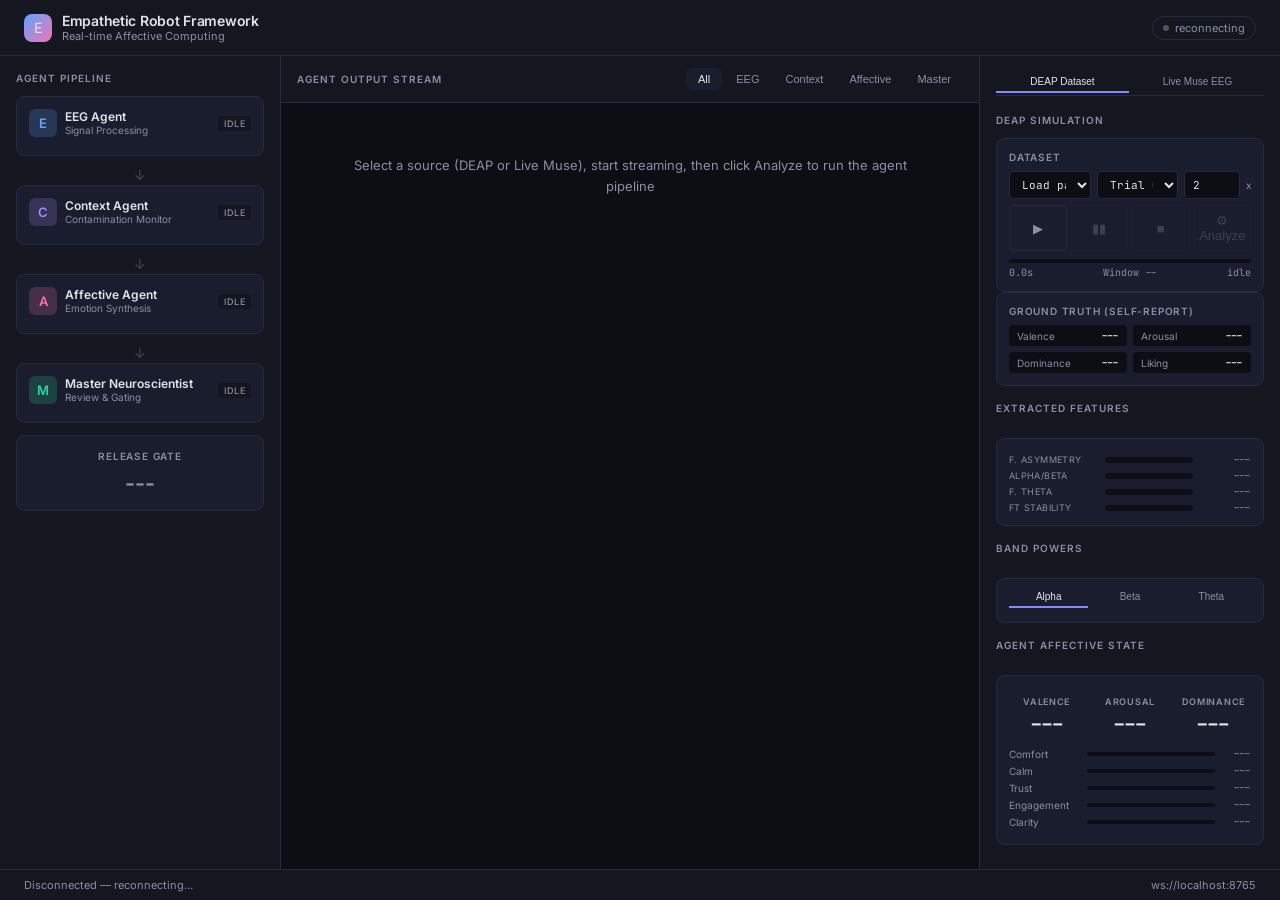
<file: agents/index.html>
<!DOCTYPE html>
<html lang="en">
<head>
  <meta charset="UTF-8" />
  <meta name="viewport" content="width=device-width, initial-scale=1.0" />
  <title>Empathetic Robot</title>
  <style>
    @import url('https://fonts.googleapis.com/css2?family=Inter:wght@300;400;500;600&family=JetBrains+Mono:wght@400;500&display=swap');

    * { box-sizing: border-box; margin: 0; padding: 0; }

    :root {
      --bg: #0c0e14;
      --surface: #141620;
      --surface-2: #1a1d2e;
      --border: #262a3d;
      --text: #e2e4ec;
      --text-dim: #8b8fa4;
      --eeg: #60a5fa;
      --context: #a78bfa;
      --affective: #f472b6;
      --master: #34d399;
      --gate-open: #34d399;
      --gate-closed: #ef4444;
      --warning: #f59e0b;
      --accent: #818cf8;
    }

    body {
      background: var(--bg);
      color: var(--text);
      font-family: 'Inter', sans-serif;
      height: 100vh;
      overflow: hidden;
    }

    /* ═══ LAYOUT ═══ */
    .app {
      display: grid;
      grid-template-rows: auto 1fr auto;
      height: 100vh;
    }

    /* ═══ HEADER ═══ */
    header {
      display: flex;
      align-items: center;
      justify-content: space-between;
      padding: 12px 24px;
      border-bottom: 1px solid var(--border);
      background: var(--surface);
    }

    .logo {
      display: flex;
      align-items: center;
      gap: 10px;
    }

    .logo-icon {
      width: 28px; height: 28px;
      border-radius: 8px;
      background: linear-gradient(135deg, var(--eeg), var(--affective));
      display: flex; align-items: center; justify-content: center;
      font-size: 14px;
    }

    .logo-text {
      font-weight: 600;
      font-size: 14px;
      letter-spacing: -0.02em;
    }

    .logo-sub {
      font-size: 11px;
      color: var(--text-dim);
      font-weight: 400;
    }

    .header-status {
      display: flex;
      align-items: center;
      gap: 16px;
    }

    .conn-badge {
      display: flex;
      align-items: center;
      gap: 6px;
      font-size: 11px;
      color: var(--text-dim);
      padding: 4px 10px;
      border: 1px solid var(--border);
      border-radius: 12px;
    }

    .conn-dot {
      width: 6px; height: 6px;
      border-radius: 50%;
      background: #555;
      transition: background 0.3s;
    }

    .conn-dot.connected { background: var(--gate-open); }
    .conn-dot.error { background: var(--gate-closed); }

    .phase-badge {
      font-size: 11px;
      font-weight: 500;
      letter-spacing: 0.04em;
      padding: 4px 12px;
      border-radius: 12px;
      background: var(--surface-2);
      border: 1px solid var(--border);
      color: var(--accent);
      opacity: 0;
      transition: opacity 0.3s;
    }

    .phase-badge.visible { opacity: 1; }

    /* ═══ MAIN CONTENT ═══ */
    .main {
      display: grid;
      grid-template-columns: 280px 1fr 300px;
      gap: 1px;
      background: var(--border);
      overflow: hidden;
    }

    /* ═══ LEFT: AGENT PIPELINE ═══ */
    .pipeline-panel {
      background: var(--surface);
      padding: 16px;
      overflow-y: auto;
    }

    .panel-title {
      font-size: 10px;
      font-weight: 600;
      letter-spacing: 0.1em;
      text-transform: uppercase;
      color: var(--text-dim);
      margin-bottom: 12px;
    }

    .agent-card {
      background: var(--surface-2);
      border: 1px solid var(--border);
      border-radius: 8px;
      padding: 12px;
      margin-bottom: 8px;
      transition: border-color 0.3s, box-shadow 0.3s;
      cursor: pointer;
    }

    .agent-card.active {
      border-color: var(--accent);
      box-shadow: 0 0 12px rgba(129,140,248,0.1);
    }

    .agent-card.done {
      border-color: var(--gate-open);
    }

    .agent-header {
      display: flex;
      align-items: center;
      gap: 8px;
      margin-bottom: 6px;
    }

    .agent-icon {
      width: 28px; height: 28px;
      border-radius: 6px;
      display: flex;
      align-items: center;
      justify-content: center;
      font-size: 13px;
      font-weight: 600;
      color: #fff;
      flex-shrink: 0;
    }

    .agent-icon.eeg { background: rgba(96,165,250,0.2); color: var(--eeg); }
    .agent-icon.context { background: rgba(167,139,250,0.2); color: var(--context); }
    .agent-icon.affective { background: rgba(244,114,182,0.2); color: var(--affective); }
    .agent-icon.master { background: rgba(52,211,153,0.2); color: var(--master); }

    .agent-info { flex: 1; min-width: 0; }

    .agent-name {
      font-size: 12px;
      font-weight: 600;
      line-height: 1.2;
    }

    .agent-role {
      font-size: 10px;
      color: var(--text-dim);
    }

    .agent-status {
      font-size: 9px;
      font-weight: 500;
      padding: 2px 6px;
      border-radius: 4px;
      letter-spacing: 0.05em;
      text-transform: uppercase;
    }

    .agent-status.idle { background: var(--surface); color: var(--text-dim); }
    .agent-status.thinking { background: rgba(245,158,11,0.15); color: var(--warning); }
    .agent-status.speaking { background: rgba(129,140,248,0.15); color: var(--accent); }
    .agent-status.done { background: rgba(52,211,153,0.15); color: var(--gate-open); }

    .pipeline-arrow {
      text-align: center;
      color: var(--text-dim);
      font-size: 14px;
      padding: 2px 0;
      opacity: 0.4;
    }

    /* Release Gate */
    .gate-card {
      background: var(--surface-2);
      border: 1px solid var(--border);
      border-radius: 8px;
      padding: 14px;
      margin-top: 12px;
      text-align: center;
    }

    .gate-label {
      font-size: 10px;
      font-weight: 600;
      letter-spacing: 0.08em;
      text-transform: uppercase;
      color: var(--text-dim);
      margin-bottom: 8px;
    }

    .gate-value {
      font-size: 22px;
      font-weight: 600;
    }

    .gate-value.open { color: var(--gate-open); }
    .gate-value.closed { color: var(--gate-closed); }
    .gate-value.pending { color: var(--text-dim); }

    /* ═══ CENTER: AGENT OUTPUT STREAM ═══ */
    .output-panel {
      background: var(--bg);
      display: flex;
      flex-direction: column;
      overflow: hidden;
    }

    .output-header {
      padding: 12px 16px;
      border-bottom: 1px solid var(--border);
      display: flex;
      align-items: center;
      justify-content: space-between;
      background: var(--surface);
    }

    .output-tabs {
      display: flex;
      gap: 2px;
    }

    .output-tab {
      padding: 5px 12px;
      font-size: 11px;
      font-weight: 500;
      border-radius: 6px;
      cursor: pointer;
      color: var(--text-dim);
      border: none;
      background: none;
      transition: all 0.2s;
    }

    .output-tab:hover { color: var(--text); background: var(--surface-2); }
    .output-tab.active { color: var(--text); background: var(--surface-2); }

    .output-stream {
      flex: 1;
      overflow-y: auto;
      padding: 12px 16px;
      font-family: 'JetBrains Mono', monospace;
      font-size: 12px;
      line-height: 1.6;
    }

    .output-stream::-webkit-scrollbar { width: 6px; }
    .output-stream::-webkit-scrollbar-track { background: transparent; }
    .output-stream::-webkit-scrollbar-thumb { background: var(--border); border-radius: 3px; }

    .stream-entry {
      margin-bottom: 12px;
      padding: 10px 12px;
      border-radius: 6px;
      background: var(--surface);
      border-left: 3px solid var(--border);
      animation: slideIn 0.3s ease;
    }

    @keyframes slideIn {
      from { opacity: 0; transform: translateY(8px); }
      to { opacity: 1; transform: translateY(0); }
    }

    .stream-entry.eeg { border-left-color: var(--eeg); }
    .stream-entry.context { border-left-color: var(--context); }
    .stream-entry.affective { border-left-color: var(--affective); }
    .stream-entry.master { border-left-color: var(--master); }

    .stream-agent-label {
      font-size: 10px;
      font-weight: 600;
      letter-spacing: 0.06em;
      margin-bottom: 6px;
    }

    .stream-agent-label.eeg { color: var(--eeg); }
    .stream-agent-label.context { color: var(--context); }
    .stream-agent-label.affective { color: var(--affective); }
    .stream-agent-label.master { color: var(--master); }

    .stream-content {
      color: var(--text-dim);
      white-space: pre-wrap;
      word-break: break-word;
      max-height: 200px;
      overflow-y: auto;
    }

    /* ═══ RIGHT: INPUT & STATE ═══ */
    .input-panel {
      background: var(--surface);
      padding: 16px;
      display: flex;
      flex-direction: column;
      gap: 12px;
      overflow-y: auto;
    }

    .input-section {
      background: var(--surface-2);
      border: 1px solid var(--border);
      border-radius: 8px;
      padding: 12px;
    }

    .input-section label {
      display: block;
      font-size: 10px;
      font-weight: 600;
      letter-spacing: 0.08em;
      text-transform: uppercase;
      color: var(--text-dim);
      margin-bottom: 8px;
    }

    textarea {
      width: 100%;
      background: var(--bg);
      border: 1px solid var(--border);
      border-radius: 6px;
      color: var(--text);
      font-family: 'JetBrains Mono', monospace;
      font-size: 11px;
      padding: 8px 10px;
      resize: vertical;
      line-height: 1.5;
    }

    textarea:focus {
      outline: none;
      border-color: var(--accent);
    }

    .btn {
      width: 100%;
      padding: 10px;
      border: 1px solid var(--accent);
      background: rgba(129,140,248,0.1);
      color: var(--accent);
      font-family: 'Inter', sans-serif;
      font-size: 12px;
      font-weight: 600;
      border-radius: 6px;
      cursor: pointer;
      transition: all 0.2s;
    }

    .btn:hover {
      background: rgba(129,140,248,0.2);
    }

    .btn:disabled {
      opacity: 0.4;
      cursor: not-allowed;
    }

    .btn.secondary {
      border-color: var(--border);
      background: var(--surface-2);
      color: var(--text-dim);
    }

    /* Affective State Summary */
    .state-card {
      background: var(--surface-2);
      border: 1px solid var(--border);
      border-radius: 8px;
      padding: 12px;
    }

    .vad-grid {
      display: grid;
      grid-template-columns: 1fr 1fr 1fr;
      gap: 8px;
      margin-top: 8px;
    }

    .vad-item {
      text-align: center;
    }

    .vad-label {
      font-size: 9px;
      font-weight: 600;
      text-transform: uppercase;
      letter-spacing: 0.08em;
      color: var(--text-dim);
      margin-bottom: 4px;
    }

    .vad-value {
      font-size: 20px;
      font-weight: 600;
      font-family: 'JetBrains Mono', monospace;
    }

    .relational-bars {
      margin-top: 10px;
    }

    .rel-bar {
      display: flex;
      align-items: center;
      gap: 8px;
      margin-bottom: 4px;
    }

    .rel-label {
      font-size: 10px;
      color: var(--text-dim);
      min-width: 70px;
    }

    .rel-track {
      flex: 1;
      height: 4px;
      background: var(--bg);
      border-radius: 2px;
      overflow: hidden;
    }

    .rel-fill {
      height: 100%;
      border-radius: 2px;
      background: var(--accent);
      transition: width 0.5s ease;
    }

    .rel-num {
      font-size: 10px;
      font-family: 'JetBrains Mono', monospace;
      color: var(--text-dim);
      min-width: 28px;
      text-align: right;
    }

    /* ═══ FOOTER ═══ */
    footer {
      padding: 8px 24px;
      border-top: 1px solid var(--border);
      background: var(--surface);
      display: flex;
      align-items: center;
      justify-content: space-between;
      font-size: 11px;
      color: var(--text-dim);
    }

    @keyframes pulse {
      0%, 100% { opacity: 0.4; }
      50% { opacity: 1; }
    }

    .processing { animation: pulse 1.2s ease infinite; }

    /* ═══ DEAP SIMULATION ═══ */
    .deap-controls {
      display: flex;
      gap: 6px;
      flex-wrap: wrap;
    }

    .deap-controls select, .deap-controls input {
      background: var(--bg);
      border: 1px solid var(--border);
      border-radius: 4px;
      color: var(--text);
      font-family: 'JetBrains Mono', monospace;
      font-size: 11px;
      padding: 5px 8px;
    }

    .deap-controls select { flex: 1; min-width: 70px; }
    .deap-controls input[type="number"] { width: 56px; }
    .deap-controls select:focus, .deap-controls input:focus { outline: none; border-color: var(--accent); }

    .deap-transport {
      display: flex;
      gap: 4px;
      margin-top: 6px;
    }

    .deap-transport button {
      flex: 1;
      padding: 7px 4px;
      border: 1px solid var(--border);
      border-radius: 4px;
      background: var(--surface-2);
      color: var(--text-dim);
      font-size: 13px;
      cursor: pointer;
      transition: all 0.15s;
    }

    .deap-transport button:hover { border-color: var(--accent); color: var(--text); }
    .deap-transport button.active { border-color: var(--gate-open); color: var(--gate-open); background: rgba(52,211,153,0.1); }
    .deap-transport button:disabled { opacity: 0.3; cursor: not-allowed; }

    .deap-progress {
      margin-top: 8px;
    }

    .deap-progress-track {
      width: 100%;
      height: 4px;
      background: var(--bg);
      border-radius: 2px;
      overflow: hidden;
    }

    .deap-progress-fill {
      height: 100%;
      background: var(--eeg);
      border-radius: 2px;
      transition: width 0.3s;
      width: 0%;
    }

    .deap-progress-info {
      display: flex;
      justify-content: space-between;
      font-size: 10px;
      color: var(--text-dim);
      margin-top: 3px;
      font-family: 'JetBrains Mono', monospace;
    }

    .ground-truth {
      display: grid;
      grid-template-columns: 1fr 1fr;
      gap: 6px;
      margin-top: 8px;
    }

    .gt-item {
      display: flex;
      justify-content: space-between;
      align-items: center;
      padding: 4px 8px;
      background: var(--bg);
      border-radius: 4px;
      font-size: 10px;
    }

    .gt-label { color: var(--text-dim); }
    .gt-val { font-family: 'JetBrains Mono', monospace; font-weight: 600; }

    /* Feature bars */
    .feature-bars { margin-top: 6px; }

    .feat-bar {
      display: flex;
      align-items: center;
      gap: 6px;
      margin-bottom: 3px;
    }

    .feat-label {
      font-size: 9px;
      color: var(--text-dim);
      min-width: 90px;
      text-transform: uppercase;
      letter-spacing: 0.04em;
    }

    .feat-track {
      flex: 1;
      height: 6px;
      background: var(--bg);
      border-radius: 3px;
      overflow: hidden;
      position: relative;
    }

    .feat-fill {
      position: absolute;
      top: 0;
      height: 100%;
      border-radius: 3px;
      transition: width 0.4s, left 0.4s;
    }

    .feat-num {
      font-size: 10px;
      font-family: 'JetBrains Mono', monospace;
      color: var(--text-dim);
      min-width: 52px;
      text-align: right;
    }

    /* Band power mini chart */
    .band-grid {
      display: grid;
      grid-template-columns: repeat(4, 1fr);
      gap: 4px;
      margin-top: 6px;
      max-height: 120px;
      overflow-y: auto;
    }

    .band-cell {
      text-align: center;
      padding: 3px 2px;
      background: var(--bg);
      border-radius: 3px;
      font-size: 9px;
    }

    .band-cell .ch { color: var(--text-dim); margin-bottom: 2px; }
    .band-cell .bv { font-family: 'JetBrains Mono', monospace; font-weight: 500; }
    .band-cell .bv.alpha { color: var(--eeg); }
    .band-cell .bv.beta { color: var(--affective); }
    .band-cell .bv.theta { color: var(--context); }

    .tab-row {
      display: flex;
      gap: 2px;
      margin-bottom: 6px;
    }

    .tab-row button {
      flex: 1;
      padding: 4px;
      border: none;
      background: none;
      color: var(--text-dim);
      font-size: 10px;
      font-weight: 500;
      cursor: pointer;
      border-bottom: 2px solid transparent;
      transition: all 0.2s;
    }

    .tab-row button.active { color: var(--text); border-bottom-color: var(--accent); }
  </style>
</head>
<body>

<div class="app">
  <!-- ═══ HEADER ═══ -->
  <header>
    <div class="logo">
      <div class="logo-icon">E</div>
      <div>
        <div class="logo-text">Empathetic Robot Framework</div>
        <div class="logo-sub">Real-time Affective Computing</div>
      </div>
    </div>
    <div class="header-status">
      <div class="phase-badge" id="phase-badge">Idle</div>
      <div class="conn-badge">
        <div class="conn-dot" id="conn-dot"></div>
        <span id="conn-label">connecting</span>
      </div>
    </div>
  </header>

  <!-- ═══ MAIN ═══ -->
  <div class="main">

    <!-- LEFT: Pipeline -->
    <div class="pipeline-panel">
      <div class="panel-title">Agent Pipeline</div>

      <div class="agent-card" id="agent-eeg" onclick="selectAgent('eeg')">
        <div class="agent-header">
          <div class="agent-icon eeg">E</div>
          <div class="agent-info">
            <div class="agent-name">EEG Agent</div>
            <div class="agent-role">Signal Processing</div>
          </div>
          <span class="agent-status idle" id="status-eeg">idle</span>
        </div>
      </div>

      <div class="pipeline-arrow">&#8595;</div>

      <div class="agent-card" id="agent-context" onclick="selectAgent('context')">
        <div class="agent-header">
          <div class="agent-icon context">C</div>
          <div class="agent-info">
            <div class="agent-name">Context Agent</div>
            <div class="agent-role">Contamination Monitor</div>
          </div>
          <span class="agent-status idle" id="status-context">idle</span>
        </div>
      </div>

      <div class="pipeline-arrow">&#8595;</div>

      <div class="agent-card" id="agent-affective" onclick="selectAgent('affective')">
        <div class="agent-header">
          <div class="agent-icon affective">A</div>
          <div class="agent-info">
            <div class="agent-name">Affective Agent</div>
            <div class="agent-role">Emotion Synthesis</div>
          </div>
          <span class="agent-status idle" id="status-affective">idle</span>
        </div>
      </div>

      <div class="pipeline-arrow">&#8595;</div>

      <div class="agent-card" id="agent-master" onclick="selectAgent('master')">
        <div class="agent-header">
          <div class="agent-icon master">M</div>
          <div class="agent-info">
            <div class="agent-name">Master Neuroscientist</div>
            <div class="agent-role">Review & Gating</div>
          </div>
          <span class="agent-status idle" id="status-master">idle</span>
        </div>
      </div>

      <!-- Release Gate -->
      <div class="gate-card">
        <div class="gate-label">Release Gate</div>
        <div class="gate-value pending" id="gate-value">---</div>
      </div>
    </div>

    <!-- CENTER: Output Stream -->
    <div class="output-panel">
      <div class="output-header">
        <div class="panel-title" style="margin:0">Agent Output Stream</div>
        <div class="output-tabs">
          <button class="output-tab active" onclick="setOutputFilter('all', this)">All</button>
          <button class="output-tab" onclick="setOutputFilter('eeg', this)">EEG</button>
          <button class="output-tab" onclick="setOutputFilter('context', this)">Context</button>
          <button class="output-tab" onclick="setOutputFilter('affective', this)">Affective</button>
          <button class="output-tab" onclick="setOutputFilter('master', this)">Master</button>
        </div>
      </div>
      <div class="output-stream" id="output-stream">
        <div style="text-align:center; color:var(--text-dim); padding:40px; font-family:Inter,sans-serif; font-size:13px;">
          Select a source (DEAP or Live Muse), start streaming, then click Analyze to run the agent pipeline
        </div>
      </div>
    </div>

    <!-- RIGHT: EEG Source & State -->
    <div class="input-panel">
      <!-- Source Selector Tabs -->
      <div class="tab-row" id="source-tabs" style="margin-bottom:0;border-bottom:1px solid var(--border);padding-bottom:2px">
        <button class="active" onclick="setSource('deap',this)">DEAP Dataset</button>
        <button onclick="setSource('muse',this)">Live Muse EEG</button>
      </div>

      <!-- ══ DEAP Source Panel ══ -->
      <div id="source-deap">
        <div class="panel-title" style="margin-top:6px">DEAP Simulation</div>
        <div class="input-section">
          <label>Dataset</label>
          <div class="deap-controls">
            <select id="deap-participant">
              <option value="">Load participants...</option>
            </select>
            <select id="deap-trial">
              <option value="0">Trial 0</option>
            </select>
            <input type="number" id="deap-rate" value="2" min="0.5" max="10" step="0.5" title="Playback speed">
            <span style="font-size:10px;color:var(--text-dim);align-self:center">x</span>
          </div>
          <div class="deap-transport">
            <button id="deap-btn-play" onclick="deapStart()" title="Play">&#9654;</button>
            <button id="deap-btn-pause" onclick="deapPause()" disabled title="Pause">&#9646;&#9646;</button>
            <button id="deap-btn-stop" onclick="deapStop()" disabled title="Stop">&#9632;</button>
            <button id="deap-btn-analyze" onclick="deapAnalyze()" disabled title="Run Agent Pipeline on Current Window">&#9881; Analyze</button>
          </div>
          <div class="deap-progress">
            <div class="deap-progress-track"><div class="deap-progress-fill" id="deap-progress-fill"></div></div>
            <div class="deap-progress-info">
              <span id="deap-time">0.0s</span>
              <span id="deap-window-idx">Window --</span>
              <span id="deap-sim-status">idle</span>
            </div>
          </div>
        </div>
        <div class="input-section">
          <label>Ground Truth (Self-Report)</label>
          <div class="ground-truth">
            <div class="gt-item"><span class="gt-label">Valence</span><span class="gt-val" id="gt-valence">---</span></div>
            <div class="gt-item"><span class="gt-label">Arousal</span><span class="gt-val" id="gt-arousal">---</span></div>
            <div class="gt-item"><span class="gt-label">Dominance</span><span class="gt-val" id="gt-dominance">---</span></div>
            <div class="gt-item"><span class="gt-label">Liking</span><span class="gt-val" id="gt-liking">---</span></div>
          </div>
        </div>
      </div>

      <!-- ══ Live Muse Source Panel ══ -->
      <div id="source-muse" style="display:none">
        <div class="panel-title" style="margin-top:6px">Live Muse EEG</div>
        <div class="input-section">
          <label>Channels: TP9, AF7, AF8, TP10 @ 256 Hz</label>
          <div class="deap-transport">
            <button id="muse-btn-connect" onclick="museStart()" title="Connect to LSL stream">&#9654; Connect</button>
            <button id="muse-btn-stop" onclick="museStop()" disabled title="Disconnect">&#9632; Stop</button>
            <button id="muse-btn-analyze" onclick="museAnalyze()" disabled title="Run Agent Pipeline on Current Window">&#9881; Analyze</button>
          </div>
          <div style="display:flex;align-items:center;gap:8px;margin-top:8px">
            <label style="display:flex;align-items:center;gap:4px;cursor:pointer;font-size:11px">
              <input type="checkbox" id="muse-auto-analyze" checked style="accent-color:var(--eeg)">
              Auto-Analyze
            </label>
            <span style="font-size:10px;color:var(--text-dim)">every</span>
            <input type="number" id="muse-interval" value="15" min="10" max="120" step="5" style="width:48px;background:var(--bg);border:1px solid var(--border);border-radius:4px;color:var(--text);font-family:'JetBrains Mono',monospace;font-size:11px;padding:3px 6px;text-align:center">
            <span style="font-size:10px;color:var(--text-dim)">sec</span>
          </div>
          <div class="deap-progress" style="margin-top:8px">
            <div class="deap-progress-info">
              <span id="muse-stream-name">--</span>
              <span id="muse-window-idx">Window --</span>
              <span id="muse-status">idle</span>
            </div>
          </div>
        </div>
      </div>

      <!-- Live EEG Features -->
      <div class="panel-title" style="margin-top: 4px">Extracted Features</div>
      <div class="input-section" style="padding: 8px 12px">
        <div class="feature-bars">
          <div class="feat-bar">
            <span class="feat-label">F. Asymmetry</span>
            <div class="feat-track"><div class="feat-fill" id="feat-asymmetry" style="width:0%;left:50%;background:var(--eeg)"></div></div>
            <span class="feat-num" id="num-asymmetry">---</span>
          </div>
          <div class="feat-bar">
            <span class="feat-label">Alpha/Beta</span>
            <div class="feat-track"><div class="feat-fill" id="feat-ab-ratio" style="width:0%;left:0;background:var(--context)"></div></div>
            <span class="feat-num" id="num-ab-ratio">---</span>
          </div>
          <div class="feat-bar">
            <span class="feat-label">F. Theta</span>
            <div class="feat-track"><div class="feat-fill" id="feat-theta" style="width:0%;left:0;background:var(--affective)"></div></div>
            <span class="feat-num" id="num-theta">---</span>
          </div>
          <div class="feat-bar">
            <span class="feat-label">FT Stability</span>
            <div class="feat-track"><div class="feat-fill" id="feat-stability" style="width:0%;left:0;background:var(--master)"></div></div>
            <span class="feat-num" id="num-stability">---</span>
          </div>
        </div>
      </div>

      <!-- Band Powers -->
      <div class="panel-title" style="margin-top: 4px">Band Powers</div>
      <div class="input-section" style="padding: 8px 12px">
        <div class="tab-row">
          <button class="active" onclick="setBandTab('alpha',this)">Alpha</button>
          <button onclick="setBandTab('beta',this)">Beta</button>
          <button onclick="setBandTab('theta',this)">Theta</button>
        </div>
        <div class="band-grid" id="band-grid"></div>
      </div>

      <!-- Affective State (from agent pipeline) -->
      <div class="panel-title" style="margin-top: 4px">Agent Affective State</div>
      <div class="state-card" id="state-card">
        <div class="vad-grid">
          <div class="vad-item">
            <div class="vad-label">Valence</div>
            <div class="vad-value" id="vad-v">---</div>
          </div>
          <div class="vad-item">
            <div class="vad-label">Arousal</div>
            <div class="vad-value" id="vad-a">---</div>
          </div>
          <div class="vad-item">
            <div class="vad-label">Dominance</div>
            <div class="vad-value" id="vad-d">---</div>
          </div>
        </div>
        <div class="relational-bars" id="relational-bars">
          <div class="rel-bar"><span class="rel-label">Comfort</span><div class="rel-track"><div class="rel-fill" id="rel-comfort" style="width:0%"></div></div><span class="rel-num" id="num-comfort">---</span></div>
          <div class="rel-bar"><span class="rel-label">Calm</span><div class="rel-track"><div class="rel-fill" id="rel-calm" style="width:0%"></div></div><span class="rel-num" id="num-calm">---</span></div>
          <div class="rel-bar"><span class="rel-label">Trust</span><div class="rel-track"><div class="rel-fill" id="rel-trust" style="width:0%"></div></div><span class="rel-num" id="num-trust">---</span></div>
          <div class="rel-bar"><span class="rel-label">Engagement</span><div class="rel-track"><div class="rel-fill" id="rel-engagement" style="width:0%"></div></div><span class="rel-num" id="num-engagement">---</span></div>
          <div class="rel-bar"><span class="rel-label">Clarity</span><div class="rel-track"><div class="rel-fill" id="rel-clarity" style="width:0%"></div></div><span class="rel-num" id="num-clarity">---</span></div>
        </div>
      </div>
    </div>
  </div>

  <!-- ═══ FOOTER ═══ -->
  <footer>
    <span id="footer-status">Ready</span>
    <span>ws://localhost:8765</span>
  </footer>
</div>

<!-- ═══════════════════ SCRIPTS ═══════════════════ -->
<script>
// ═══════════════════════════════════════════
// CONFIGURATION
// ═══════════════════════════════════════════
const WS_URL = 'ws://localhost:8765';
const TRIAL_DURATION = 63; // DEAP trial duration in seconds

const AGENT_NAMES = {
  eeg: 'EEG Agent',
  context: 'Context Agent',
  affective: 'Affective Agent',
  master: 'Master Neuroscientist',
};

// ═══════════════════════════════════════════
// STATE
// ═══════════════════════════════════════════
let ws = null;
let reconnectTimer = null;
let outputFilter = 'all';
let agentOutputs = {};
let pipelineRunning = false;
let deapState = 'idle'; // idle | playing | paused | stopped
let museState = 'idle'; // idle | connecting | connected | stopped
let activeSource = 'deap'; // deap | muse
let currentBandTab = 'alpha';
let lastBandPowers = {};

// ═══════════════════════════════════════════
// WEBSOCKET
// ═══════════════════════════════════════════
function connectWS() {
  if (ws && ws.readyState <= 1) return;
  ws = new WebSocket(WS_URL);

  ws.onopen = () => {
    setConnStatus(true);
    clearTimeout(reconnectTimer);
    setFooter('Connected');
    // Request participant list on connect
    wsSend({ type: 'deap_list' });
  };

  ws.onclose = () => {
    setConnStatus(false);
    reconnectTimer = setTimeout(connectWS, 3000);
    setFooter('Disconnected — reconnecting...');
  };

  ws.onerror = () => setConnStatus(false, true);

  ws.onmessage = (event) => {
    try {
      handleServerMessage(JSON.parse(event.data));
    } catch (e) {
      console.error('Parse error:', e);
    }
  };
}

function wsSend(obj) {
  if (ws && ws.readyState === 1) ws.send(JSON.stringify(obj));
}

function setConnStatus(connected, error = false) {
  const dot = document.getElementById('conn-dot');
  const label = document.getElementById('conn-label');
  dot.className = 'conn-dot' + (connected ? ' connected' : error ? ' error' : '');
  label.textContent = connected ? 'connected' : error ? 'error' : 'reconnecting';
}

// ═══════════════════════════════════════════
// SERVER MESSAGE HANDLER
// ═══════════════════════════════════════════
function handleServerMessage(msg) {
  switch (msg.type) {

    case 'phase':
      setPhase(msg.phase);
      setFooter(msg.label || msg.phase);
      break;

    case 'agent_thinking':
      setAgentStatus(msg.agent_id, 'thinking');
      setAgentCardActive(msg.agent_id, true);
      setFooter(`${AGENT_NAMES[msg.agent_id] || msg.agent_id} analyzing...`);
      break;

    case 'agent_speaking':
      setAgentStatus(msg.agent_id, 'speaking');
      updateStreamEntry(msg.agent_id, msg.text);
      break;

    case 'agent_done':
      setAgentStatus(msg.agent_id, 'done');
      setAgentCardActive(msg.agent_id, false);
      agentOutputs[msg.agent_id] = getLatestOutput(msg.agent_id);
      break;

    case 'pipeline_result':
      pipelineRunning = false;
      document.getElementById('deap-btn-analyze').disabled = (deapState !== 'playing' && deapState !== 'paused');
      document.getElementById('muse-btn-analyze').disabled = (museState !== 'connected');
      updateGate(msg.release_gate);
      updateAffectiveDisplay(msg.affective_state);
      setPhase('Complete');
      setFooter('Pipeline complete');
      break;

    case 'error':
      setFooter('Error: ' + msg.message);
      pipelineRunning = false;
      break;

    // ── DEAP messages ──
    case 'deap_participants':
      populateParticipants(msg.participants);
      break;

    case 'deap_window':
      handleDeapWindow(msg);
      break;

    case 'deap_status':
      handleDeapStatus(msg.status);
      break;

    case 'voice_output_saved':
      setFooter('Voice output saved: ' + (msg.path || '').split(/[/\\]/).pop());
      console.log('Voice output saved:', msg.path, msg.voice_output);
      break;

    // ── Muse messages ──
    case 'muse_window':
      handleMuseWindow(msg);
      break;

    case 'muse_status':
      handleMuseStatus(msg);
      break;

    case 'auto_analyze_start':
      // Auto-triggered pipeline run — reset agent UI for new analysis
      pipelineRunning = true;
      clearStream();
      resetAgentStatuses();
      resetAffectiveDisplay();
      updateGate(null);
      setPhase('Auto-Analyzing');
      setFooter(`Auto-analyzing window ${msg.window_index}...`);
      break;
  }
}

// ═══════════════════════════════════════════
// DEAP SIMULATION CONTROLS
// ═══════════════════════════════════════════
function populateParticipants(list) {
  const sel = document.getElementById('deap-participant');
  sel.innerHTML = '';
  list.forEach(p => {
    const opt = document.createElement('option');
    opt.value = p;
    opt.textContent = p;
    sel.appendChild(opt);
  });
  // Populate trials
  const tSel = document.getElementById('deap-trial');
  tSel.innerHTML = '';
  for (let i = 0; i < 40; i++) {
    const opt = document.createElement('option');
    opt.value = i;
    opt.textContent = 'Trial ' + i;
    tSel.appendChild(opt);
  }
  setFooter(`${list.length} participants loaded`);
}

function deapStart() {
  const participant = document.getElementById('deap-participant').value;
  const trial = parseInt(document.getElementById('deap-trial').value);
  const rate = parseFloat(document.getElementById('deap-rate').value) || 2.0;
  if (!participant) { setFooter('Select a participant'); return; }

  clearStream();
  resetAgentStatuses();
  resetAffectiveDisplay();
  resetFeatures();
  updateGate(null);

  wsSend({
    type: 'deap_start',
    participant_id: participant,
    trial_id: trial,
    playback_rate: rate,
  });
  setFooter(`Starting ${participant} trial ${trial} @ ${rate}x...`);
}

function deapPause() {
  wsSend({ type: 'deap_pause' });
}

function deapStop() {
  wsSend({ type: 'deap_stop' });
}

function deapAnalyze() {
  if (pipelineRunning) return;
  pipelineRunning = true;
  document.getElementById('deap-btn-analyze').disabled = true;
  clearStream();
  resetAgentStatuses();
  resetAffectiveDisplay();
  updateGate(null);
  setPhase('Starting');
  setFooter('Running agent pipeline...');
  wsSend({ type: 'deap_analyze' });
}

function handleDeapStatus(status) {
  deapState = status;
  document.getElementById('deap-sim-status').textContent = status;

  const btnPlay = document.getElementById('deap-btn-play');
  const btnPause = document.getElementById('deap-btn-pause');
  const btnStop = document.getElementById('deap-btn-stop');
  const btnAnalyze = document.getElementById('deap-btn-analyze');

  btnPlay.disabled = (status === 'playing');
  btnPlay.classList.toggle('active', status === 'playing');
  btnPause.disabled = (status !== 'playing');
  btnStop.disabled = (status === 'idle' || status === 'stopped');
  btnAnalyze.disabled = (status !== 'playing' && status !== 'paused') || pipelineRunning;

  if (status === 'stopped' || status === 'idle') {
    setFooter(status === 'stopped' ? 'Simulation stopped' : 'Ready');
  }
}

function handleDeapWindow(msg) {
  // Update progress
  const pct = Math.min(100, ((msg.end_time || 0) / TRIAL_DURATION) * 100);
  document.getElementById('deap-progress-fill').style.width = pct + '%';
  document.getElementById('deap-time').textContent = (msg.start_time || 0).toFixed(1) + 's';
  document.getElementById('deap-window-idx').textContent = 'Window ' + (msg.window_index ?? '--');

  // Ground truth
  if (msg.metadata) {
    document.getElementById('gt-valence').textContent = msg.metadata.valence ?? '---';
    document.getElementById('gt-arousal').textContent = msg.metadata.arousal ?? '---';
    document.getElementById('gt-dominance').textContent = msg.metadata.dominance ?? '---';
    document.getElementById('gt-liking').textContent = msg.metadata.liking ?? '---';
  }

  // Features
  if (msg.features) updateFeatureBars(msg.features);

  // Band powers
  if (msg.band_powers) {
    lastBandPowers = msg.band_powers;
    renderBandGrid(currentBandTab);
  }

  setFooter(`Window ${msg.window_index} | ${(msg.start_time||0).toFixed(1)}-${(msg.end_time||0).toFixed(1)}s`);
}

// ═══════════════════════════════════════════
// SOURCE SWITCHER
// ═══════════════════════════════════════════
function setSource(src, btn) {
  activeSource = src;
  document.getElementById('source-deap').style.display = src === 'deap' ? '' : 'none';
  document.getElementById('source-muse').style.display = src === 'muse' ? '' : 'none';
  document.querySelectorAll('#source-tabs button').forEach(b => b.classList.remove('active'));
  if (btn) btn.classList.add('active');
  resetFeatures();
}

// ═══════════════════════════════════════════
// LIVE MUSE CONTROLS
// ═══════════════════════════════════════════
function museStart() {
  resetFeatures();
  clearStream();
  resetAgentStatuses();
  resetAffectiveDisplay();
  updateGate(null);
  const autoAnalyze = document.getElementById('muse-auto-analyze').checked;
  const interval = parseInt(document.getElementById('muse-interval').value) || 15;
  wsSend({
    type: 'muse_start',
    auto_analyze: autoAnalyze,
    analyze_interval: interval,
  });
  setFooter('Connecting to LSL EEG stream...' + (autoAnalyze ? ` (auto-analyze every ${interval}s)` : ''));
}

function museStop() {
  wsSend({ type: 'muse_stop' });
}

function museAnalyze() {
  if (pipelineRunning) return;
  pipelineRunning = true;
  document.getElementById('muse-btn-analyze').disabled = true;
  clearStream();
  resetAgentStatuses();
  resetAffectiveDisplay();
  updateGate(null);
  setPhase('Starting');
  setFooter('Running agent pipeline on live EEG...');
  wsSend({ type: 'muse_analyze' });
}

function handleMuseStatus(msg) {
  museState = msg.status;
  document.getElementById('muse-status').textContent = msg.status;

  const btnConnect = document.getElementById('muse-btn-connect');
  const btnStop = document.getElementById('muse-btn-stop');
  const btnAnalyze = document.getElementById('muse-btn-analyze');

  const streaming = (msg.status === 'connected');
  btnConnect.disabled = streaming || msg.status === 'connecting';
  btnConnect.classList.toggle('active', streaming);
  btnStop.disabled = (msg.status === 'idle' || msg.status === 'stopped');
  btnAnalyze.disabled = !streaming || pipelineRunning;

  if (msg.stream_name) {
    document.getElementById('muse-stream-name').textContent = msg.stream_name;
  }

  if (msg.status === 'stopped' || msg.status === 'idle') {
    setFooter(msg.status === 'stopped' ? 'Muse stream stopped' : 'Ready');
  } else if (msg.status === 'connecting') {
    setFooter('Searching for LSL EEG stream...');
  } else if (msg.status === 'connected') {
    setFooter('Live EEG connected: ' + (msg.stream_name || 'EEG'));
  }
}

function handleMuseWindow(msg) {
  document.getElementById('muse-window-idx').textContent = 'Window ' + (msg.window_index ?? '--');

  if (msg.features) updateFeatureBars(msg.features);

  if (msg.band_powers) {
    lastBandPowers = msg.band_powers;
    renderBandGrid(currentBandTab);
  }

  setFooter(`Live | Window ${msg.window_index} | ${(msg.start_time||0).toFixed(1)}-${(msg.end_time||0).toFixed(1)}s`);
}

// ═══════════════════════════════════════════
// FEATURE VISUALIZATION
// ═══════════════════════════════════════════
function updateFeatureBars(f) {
  // Frontal asymmetry: centered bar (can be negative)
  setAsymmetryBar('feat-asymmetry', 'num-asymmetry', f.frontal_asymmetry);
  // Alpha/beta ratio: 0 to ~5 range
  setLinearBar('feat-ab-ratio', 'num-ab-ratio', f.alpha_beta_ratio, 0, 5);
  // Frontal theta: 0 to ~50 range
  setLinearBar('feat-theta', 'num-theta', f.frontal_theta_proxy, 0, 50);
  // FT stability: 0 to 1 range
  setLinearBar('feat-stability', 'num-stability', f.frontotemporal_stability, 0, 1);
}

function setAsymmetryBar(fillId, numId, val) {
  const fill = document.getElementById(fillId);
  const num = document.getElementById(numId);
  if (val == null) { fill.style.width = '0%'; num.textContent = '---'; return; }
  // Map -10..+10 to visual
  const norm = Math.max(-1, Math.min(1, val / 10));
  const w = Math.abs(norm) * 50;
  fill.style.width = w + '%';
  fill.style.left = norm >= 0 ? '50%' : (50 - w) + '%';
  num.textContent = val.toFixed(3);
}

function setLinearBar(fillId, numId, val, min, max) {
  const fill = document.getElementById(fillId);
  const num = document.getElementById(numId);
  if (val == null) { fill.style.width = '0%'; num.textContent = '---'; return; }
  const pct = Math.max(0, Math.min(100, ((val - min) / (max - min)) * 100));
  fill.style.width = pct + '%';
  fill.style.left = '0';
  num.textContent = val.toFixed(3);
}

function resetFeatures() {
  ['feat-asymmetry', 'feat-ab-ratio', 'feat-theta', 'feat-stability'].forEach(id => {
    document.getElementById(id).style.width = '0%';
  });
  ['num-asymmetry', 'num-ab-ratio', 'num-theta', 'num-stability'].forEach(id => {
    document.getElementById(id).textContent = '---';
  });
  ['gt-valence', 'gt-arousal', 'gt-dominance', 'gt-liking'].forEach(id => {
    document.getElementById(id).textContent = '---';
  });
  document.getElementById('deap-progress-fill').style.width = '0%';
  document.getElementById('deap-time').textContent = '0.0s';
  document.getElementById('deap-window-idx').textContent = 'Window --';
  lastBandPowers = {};
  renderBandGrid(currentBandTab);
}

// ═══════════════════════════════════════════
// BAND POWER GRID
// ═══════════════════════════════════════════
function setBandTab(band, btn) {
  currentBandTab = band;
  document.querySelectorAll('.tab-row button').forEach(b => b.classList.remove('active'));
  if (btn) btn.classList.add('active');
  renderBandGrid(band);
}

function renderBandGrid(band) {
  const grid = document.getElementById('band-grid');
  const channels = Object.keys(lastBandPowers);
  if (!channels.length) {
    grid.innerHTML = '<div style="grid-column:1/-1;text-align:center;color:var(--text-dim);font-size:10px;padding:8px">No data</div>';
    return;
  }
  grid.innerHTML = channels.map(ch => {
    const bp = lastBandPowers[ch];
    const val = bp ? bp[band] : null;
    return `<div class="band-cell"><div class="ch">${ch}</div><div class="bv ${band}">${val != null ? val.toFixed(2) : '--'}</div></div>`;
  }).join('');
}

// ═══════════════════════════════════════════
// UI HELPERS
// ═══════════════════════════════════════════
function setPhase(text) {
  const el = document.getElementById('phase-badge');
  el.textContent = text;
  el.classList.toggle('visible', !!text);
}

function setFooter(text) {
  document.getElementById('footer-status').textContent = text;
}

function setAgentStatus(id, status) {
  const el = document.getElementById('status-' + id);
  if (!el) return;
  el.className = 'agent-status ' + status;
  el.textContent = status;
}

function setAgentCardActive(id, active) {
  const card = document.getElementById('agent-' + id);
  if (!card) return;
  if (active) card.classList.add('active');
  else card.classList.remove('active');
}

function resetAgentStatuses() {
  ['eeg', 'context', 'affective', 'master'].forEach(id => {
    setAgentStatus(id, 'idle');
    const card = document.getElementById('agent-' + id);
    if (card) card.classList.remove('active', 'done');
  });
}

function updateGate(value) {
  const el = document.getElementById('gate-value');
  if (value === null || value === undefined) {
    el.textContent = '---';
    el.className = 'gate-value pending';
  } else if (value) {
    el.textContent = 'OPEN';
    el.className = 'gate-value open';
  } else {
    el.textContent = 'CLOSED';
    el.className = 'gate-value closed';
  }
}

// ═══════════════════════════════════════════
// OUTPUT STREAM
// ═══════════════════════════════════════════
function clearStream() {
  document.getElementById('output-stream').innerHTML = '';
  agentOutputs = {};
}

function updateStreamEntry(agentId, text) {
  const stream = document.getElementById('output-stream');
  let entry = document.getElementById('stream-' + agentId);

  if (!entry) {
    entry = document.createElement('div');
    entry.id = 'stream-' + agentId;
    entry.className = 'stream-entry ' + agentId;
    entry.innerHTML = `
      <div class="stream-agent-label ${agentId}">${AGENT_NAMES[agentId] || agentId}</div>
      <div class="stream-content"></div>
    `;
    stream.appendChild(entry);
  }

  entry.style.display = (outputFilter === 'all' || outputFilter === agentId) ? 'block' : 'none';

  const content = entry.querySelector('.stream-content');
  try {
    const parsed = JSON.parse(text);
    content.textContent = JSON.stringify(parsed, null, 2);
  } catch {
    content.textContent = text;
  }

  stream.scrollTop = stream.scrollHeight;
}

function getLatestOutput(agentId) {
  const entry = document.getElementById('stream-' + agentId);
  if (!entry) return '';
  return entry.querySelector('.stream-content')?.textContent || '';
}

function setOutputFilter(filter, btn) {
  outputFilter = filter;
  document.querySelectorAll('.output-tab').forEach(t => t.classList.remove('active'));
  if (btn) btn.classList.add('active');

  document.querySelectorAll('.stream-entry').forEach(el => {
    if (filter === 'all') {
      el.style.display = 'block';
    } else {
      el.style.display = el.classList.contains(filter) ? 'block' : 'none';
    }
  });
}

function selectAgent(id) {
  setOutputFilter(id);
  document.querySelectorAll('.output-tab').forEach(t => {
    t.classList.toggle('active', t.textContent.toLowerCase().includes(id));
  });
}

// ═══════════════════════════════════════════
// AFFECTIVE STATE DISPLAY
// ═══════════════════════════════════════════
function updateAffectiveDisplay(state) {
  if (!state) return;

  const vad = state.vad || {};
  const fmt = (v) => typeof v === 'number' ? v.toFixed(2) : '---';
  document.getElementById('vad-v').textContent = fmt(vad.valence);
  document.getElementById('vad-a').textContent = fmt(vad.arousal);
  document.getElementById('vad-d').textContent = fmt(vad.dominance);

  const colorVal = (elId, v) => {
    const el = document.getElementById(elId);
    if (typeof v !== 'number') return;
    el.style.color = v > 0.2 ? 'var(--gate-open)' : v < -0.2 ? 'var(--gate-closed)' : 'var(--text)';
  };
  colorVal('vad-v', vad.valence);
  colorVal('vad-a', vad.arousal);
  colorVal('vad-d', vad.dominance);

  const rel = state.relational || {};
  ['comfort', 'calm', 'trust', 'engagement', 'clarity'].forEach(dim => {
    const val = rel[dim];
    if (typeof val === 'number') {
      const pct = Math.max(0, Math.min(100, val * 100));
      document.getElementById('rel-' + dim).style.width = pct + '%';
      document.getElementById('num-' + dim).textContent = val.toFixed(2);
    }
  });
}

function resetAffectiveDisplay() {
  ['vad-v', 'vad-a', 'vad-d'].forEach(id => {
    const el = document.getElementById(id);
    el.textContent = '---';
    el.style.color = '';
  });
  ['comfort', 'calm', 'trust', 'engagement', 'clarity'].forEach(dim => {
    document.getElementById('rel-' + dim).style.width = '0%';
    document.getElementById('num-' + dim).textContent = '---';
  });
}

// ═══════════════════════════════════════════
// INIT
// ═══════════════════════════════════════════
connectWS();
</script>
</body>
</html>
</file>
